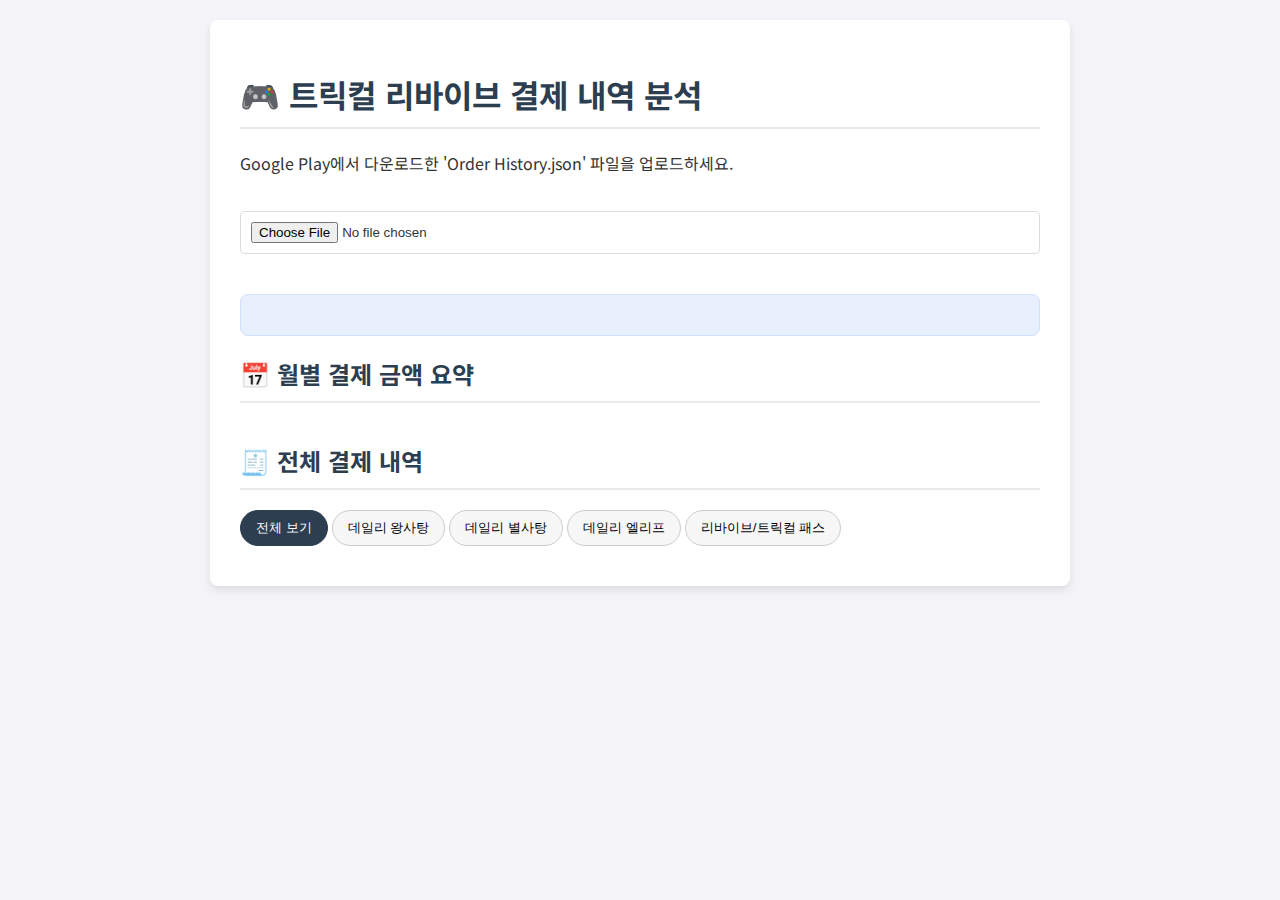
<file: index.html>
<!DOCTYPE html>
<html lang="ko">
<head>
    <meta charset="UTF-8">
    <meta name="viewport" content="width=device-width, initial-scale=1.0">
    <title>Google Play 결제 내역 분석기</title>
    <link rel="stylesheet" href="style.css">
</head>
<body>
    <div class="container">
        <h1>🎮 트릭컬 리바이브 결제 내역 분석</h1>
        <p>Google Play에서 다운로드한 'Order History.json' 파일을 업로드하세요.</p>
        
        <input type="file" id="jsonFile" accept=".json">

        <div id="summary" class="summary-box"></div>
        
        <div id="daily-summary" class="summary-box secondary"></div>
        
        <div id="pass-summary" class="summary-box tertiary"></div>

        <div id="monthly-report">
            <h2>📅 월별 결제 금액 요약</h2>
            <table id="monthly-table">
                </table>
        </div>

        <div id="full-history">
            <h2>🧾 전체 결제 내역</h2>
            
            <div id="filter-controls">
                <button class="filter-btn active" data-filter="all">전체 보기</button>
                <button class="filter-btn" data-filter="데일리 왕사탕 공물">데일리 왕사탕</button>
                <button class="filter-btn" data-filter="데일리 별사탕 공물">데일리 별사탕</button>
                <button class="filter-btn" data-filter="데일리 엘리프 공물">데일리 엘리프</button>
                <button class="filter-btn" data-filter="패스">리바이브/트릭컬 패스</button>
            </div>
            <table id="details-table">
                </table>
        </div>
    </div>
    <script src="script.js"></script>
</body>
</html>
</file>
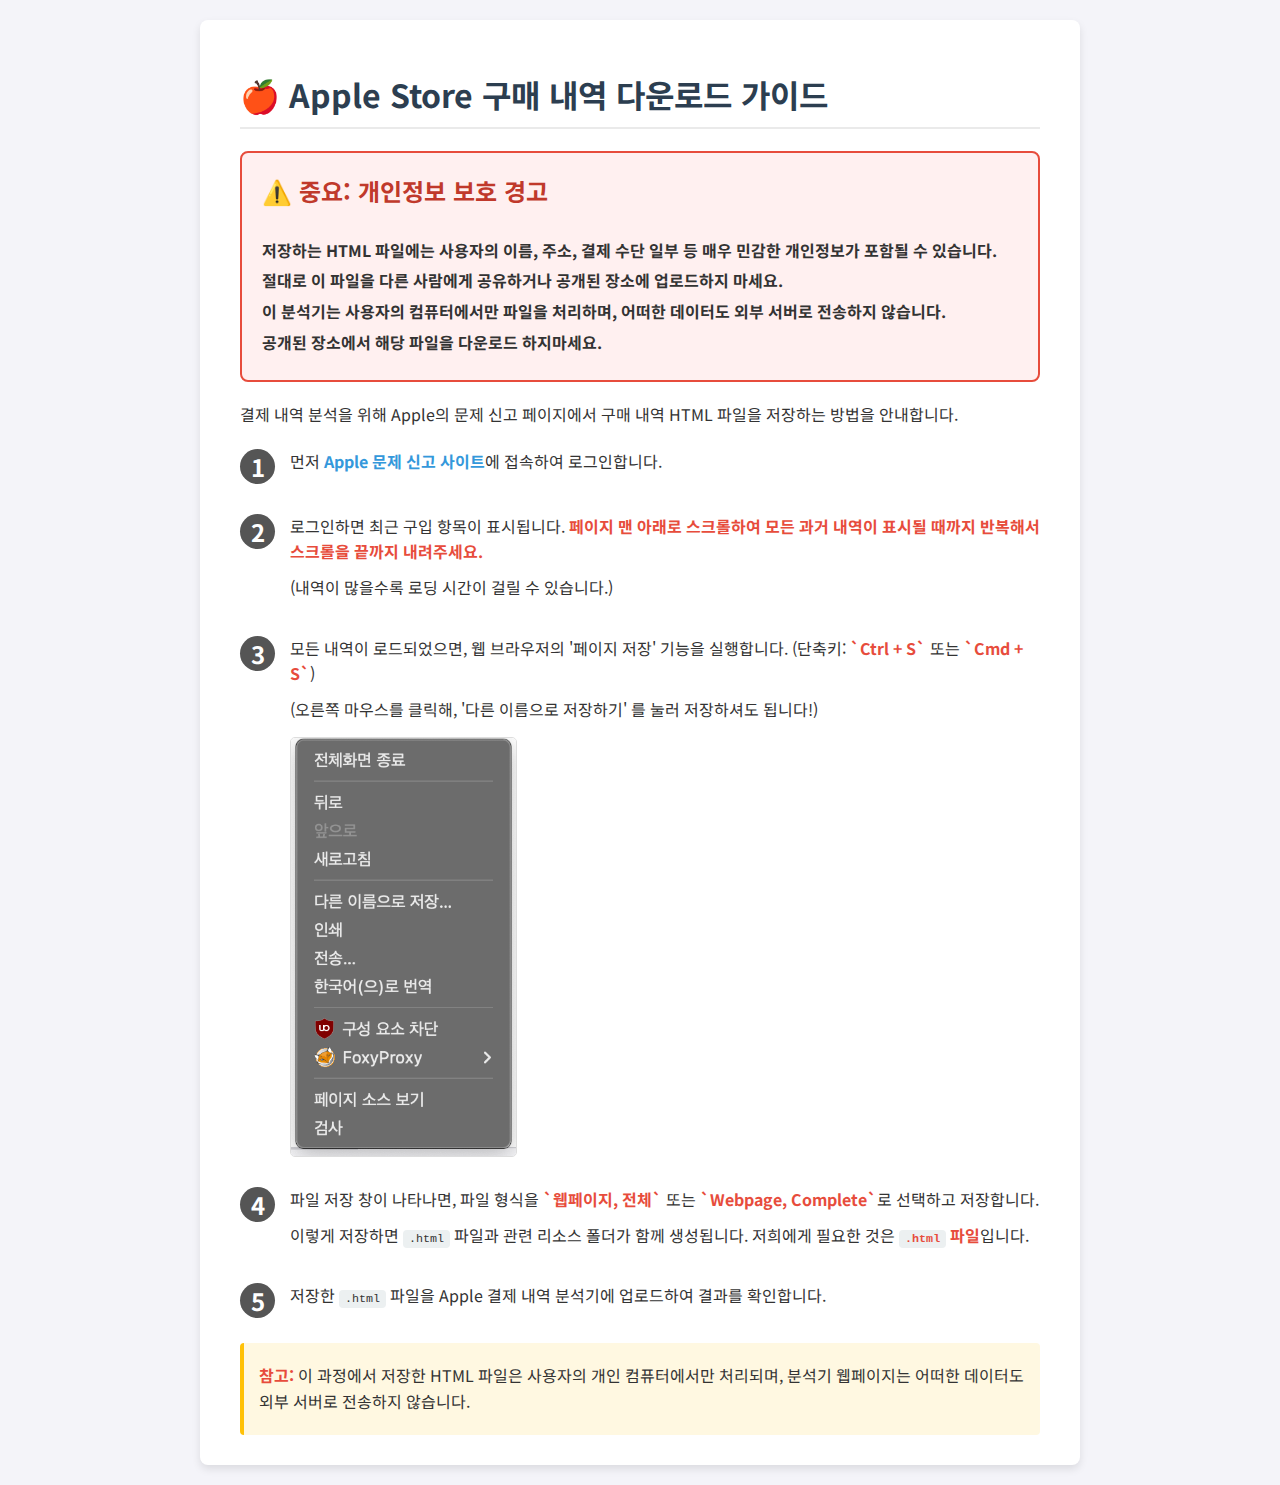
<file: apple_guide.html>
<!DOCTYPE html>
<html lang="ko">
<head>
    <meta charset="UTF-8">
    <meta name="viewport" content="width=device-width, initial-scale=1.0">
    <title>Apple Store 구매 내역 다운로드 가이드</title>
    <style>
        @import url('https://fonts.googleapis.com/css2?family=Noto+Sans+KR:wght@400;700&display=swap');

        body {
            font-family: 'Noto Sans KR', sans-serif;
            background-color: #f4f4f9;
            color: #333;
            margin: 0;
            padding: 20px;
            display: flex;
            justify-content: center;
        }

        .container {
            width: 100%;
            max-width: 800px;
            background-color: #fff;
            padding: 30px 40px;
            border-radius: 8px;
            box-shadow: 0 4px 8px rgba(0,0,0,0.1);
        }

        h1, h2 {
            color: #2c3e50;
            border-bottom: 2px solid #eaeaea;
            padding-bottom: 10px;
        }

        ol {
            list-style-type: none;
            counter-reset: step-counter;
            padding-left: 0;
        }

        li {
            counter-increment: step-counter;
            margin-bottom: 25px;
            display: flex;
            align-items: flex-start;
        }

        li::before {
            content: counter(step-counter);
            font-size: 1.5em;
            font-weight: bold;
            color: #fff;
            background-color: #555;
            border-radius: 50%;
            width: 35px;
            height: 35px;
            min-width: 35px;
            display: inline-flex;
            justify-content: center;
            align-items: center;
            margin-right: 15px;
            margin-top: 5px;
        }
        
        .step-content {
            display: flex;
            flex-direction: column;
        }

        p {
            line-height: 1.6;
            margin: 5px 0;
        }

        strong {
            color: #e74c3c;
        }

        code {
            background-color: #ecf0f1;
            padding: 2px 6px;
            border-radius: 4px;
            font-size: 0.9em;
        }

        a {
            color: #3498db;
            text-decoration: none;
            font-weight: bold;
        }

        a:hover {
            text-decoration: underline;
        }

        img {
            max-width: 100%;
            border-radius: 5px;
            border: 1px solid #ddd;
            margin-top: 10px;
        }
        
        .note {
            background-color: #fff8e1;
            border-left: 4px solid #ffc107;
            padding: 15px;
            margin-top: 20px;
            border-radius: 4px;
        }

        .warning-box {
            background-color: #fff0f0;
            border: 2px solid #e74c3c;
            border-radius: 8px;
            padding: 20px;
            margin: 20px 0;
        }
        .warning-box h2 {
            color: #c0392b;
            margin-top: 0;
            border: none;
        }
        .warning-box p {
            font-weight: bold;
        }
    </style>
</head>
<body>
    <div class="container">
        <h1>🍎 Apple Store 구매 내역 다운로드 가이드</h1>

        <div class="warning-box">
            <h2>⚠️ 중요: 개인정보 보호 경고</h2>
            <p>저장하는 HTML 파일에는 사용자의 이름, 주소, 결제 수단 일부 등 매우 민감한 개인정보가 포함될 수 있습니다.</p>
            <p>절대로 이 파일을 다른 사람에게 공유하거나 공개된 장소에 업로드하지 마세요.</p>
            <p>이 분석기는 사용자의 컴퓨터에서만 파일을 처리하며, 어떠한 데이터도 외부 서버로 전송하지 않습니다.</p>
            <p>공개된 장소에서 해당 파일을 다운로드 하지마세요.</p>
        </div>
        <p>결제 내역 분석을 위해 Apple의 문제 신고 페이지에서 구매 내역 HTML 파일을 저장하는 방법을 안내합니다.</p>

        <ol>
            <li>
                <div class="step-content">
                    <p>먼저 <a href="https://reportaproblem.apple.com/" target="_blank">Apple 문제 신고 사이트</a>에 접속하여 로그인합니다.</p>
                </div>
            </li>
            <li>
                <div class="step-content">
                    <p>로그인하면 최근 구입 항목이 표시됩니다. <strong>페이지 맨 아래로 스크롤하여 모든 과거 내역이 표시될 때까지 반복해서 스크롤을 끝까지 내려주세요.</strong></p>
                    <p>(내역이 많을수록 로딩 시간이 걸릴 수 있습니다.)</p>
                </div>
            </li>
            <li>
                <div class="step-content">
                    <p>모든 내역이 로드되었으면, 웹 브라우저의 '페이지 저장' 기능을 실행합니다. (단축키: <strong>`Ctrl + S`</strong> 또는 <strong>`Cmd + S`</strong>)</p>
                    <p>(오른쪽 마우스를 클릭해, '다른 이름으로 저장하기' 를 눌러 저장하셔도 됩니다!)</p>
                    <img src="screenshot05.png" alt="오른쪽 마우스" style="width: 30%;">
                </div>
            </li>
            <li>
                <div class="step-content">
                    <p>파일 저장 창이 나타나면, 파일 형식을 <strong>`웹페이지, 전체`</strong> 또는 <strong>`Webpage, Complete`</strong>로 선택하고 저장합니다.</p>
                     <p>이렇게 저장하면 <code>.html</code> 파일과 관련 리소스 폴더가 함께 생성됩니다. 저희에게 필요한 것은 <strong><code>.html</code> 파일</strong>입니다.</p>
                </div>
            </li>
             <li>
                <div class="step-content">
                    <p>저장한 <code>.html</code> 파일을 Apple 결제 내역 분석기에 업로드하여 결과를 확인합니다.</p>
                </div>
            </li>
        </ol>

        <div class="note">
            <p><strong>참고:</strong> 이 과정에서 저장한 HTML 파일은 사용자의 개인 컴퓨터에서만 처리되며, 분석기 웹페이지는 어떠한 데이터도 외부 서버로 전송하지 않습니다.</p>
        </div>
    </div>
</body>
</html>
</file>
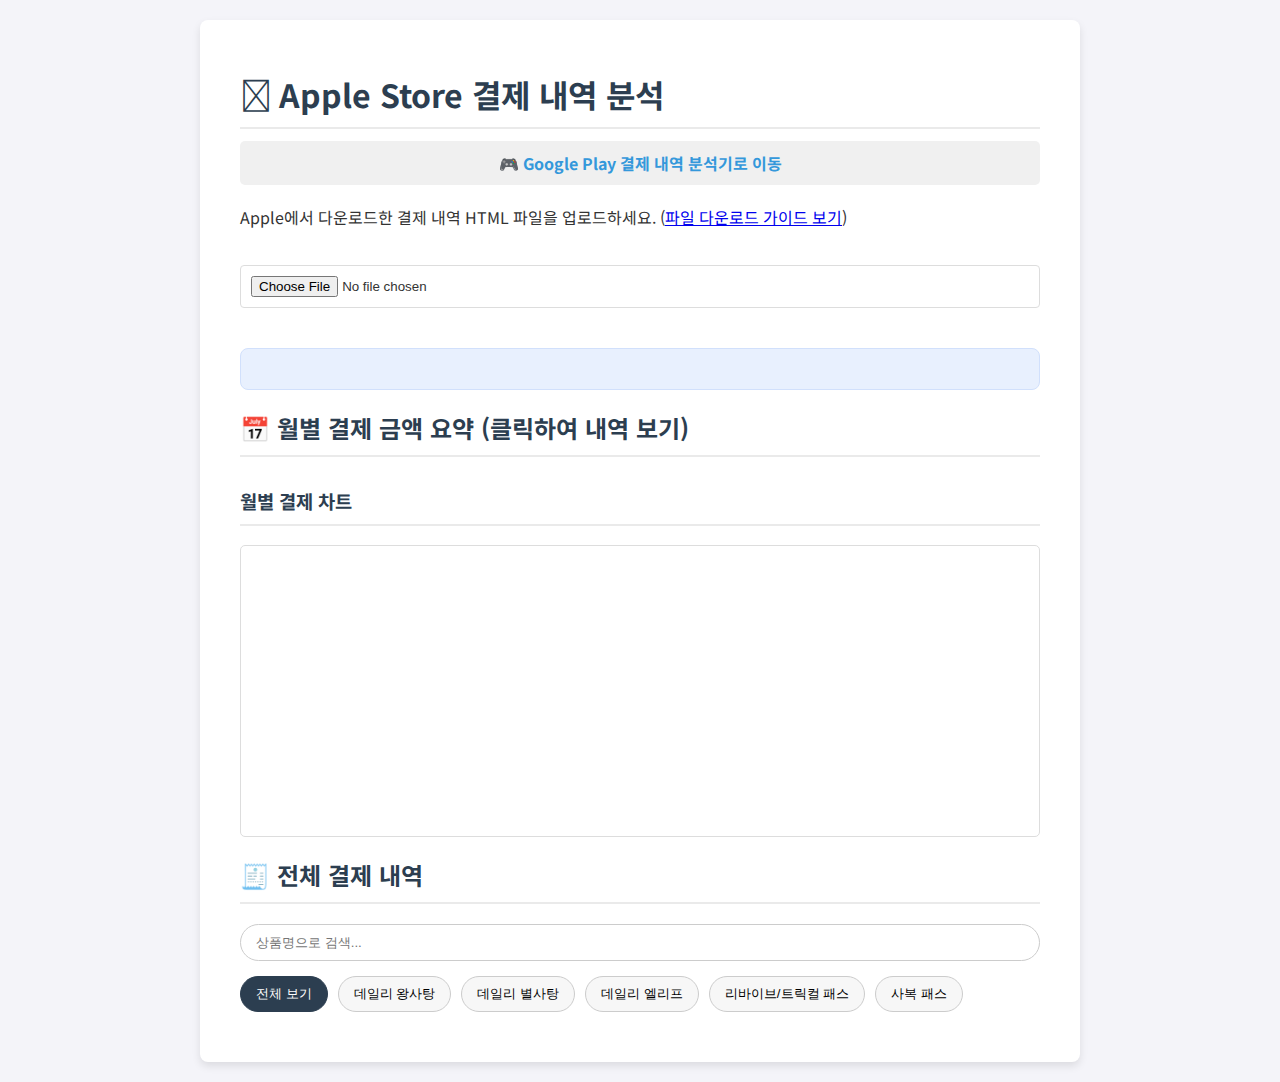
<file: apple_index.html>
<!DOCTYPE html>
<html lang="ko">
<head>
    <meta charset="UTF-8">
    <meta name="viewport" content="width=device-width, initial-scale=1.0">
    <title>Apple Store 결제 내역 분석기</title>
    <link rel="stylesheet" href="apple_style.css">
</head>
<body>
    <div class="container">
        <h1> Apple Store 결제 내역 분석</h1>
        <a href="index.html" class="nav-link">🎮 Google Play 결제 내역 분석기로 이동</a>
        <p>
            Apple에서 다운로드한 결제 내역 HTML 파일을 업로드하세요. 
            (<a href="apple_guide.html" target="_blank">파일 다운로드 가이드 보기</a>)
        </p>
        <input type="file" id="htmlFile" accept=".html, .htm">

        <div id="summary" class="summary-box"></div>
        <div id="daily-summary" class="summary-box secondary"></div>
        <div id="pass-summary" class="summary-box tertiary"></div>
        <div id="sashik-pass-summary" class="summary-box quaternary"></div>

        <div id="monthly-report">
            <h2>📅 월별 결제 금액 요약 (클릭하여 내역 보기)</h2>
            <div id="monthly-accordion">
                </div>
            <h3 class="chart-title">월별 결제 차트</h3>
            <div id="monthly-chart-container">
                </div>
        </div>

        <div id="full-history">
            <h2>🧾 전체 결제 내역</h2>
            
            <div id="filter-section">
                <div id="search-container">
                    <input type="text" id="search-input" placeholder="상품명으로 검색...">
                </div>
                <div id="button-container">
                    <button class="filter-btn active" data-filter="all">전체 보기</button>
                    <button class="filter-btn" data-filter="데일리 왕사탕 공물">데일리 왕사탕</button>
                    <button class="filter-btn" data-filter="데일리 별사탕 공물">데일리 별사탕</button>
                    <button class="filter-btn" data-filter="데일리 엘리프 공물">데일리 엘리프</button>
                    <button class="filter-btn" data-filter="pass_basic">리바이브/트릭컬 패스</button>
                    <button class="filter-btn" data-filter="pass_sashik">사복 패스</button>
                </div>
            </div>

            <table id="details-table">
                </table>
        </div>
    </div>
    <script src="apple_script.js"></script>
</body>
</html>
</file>
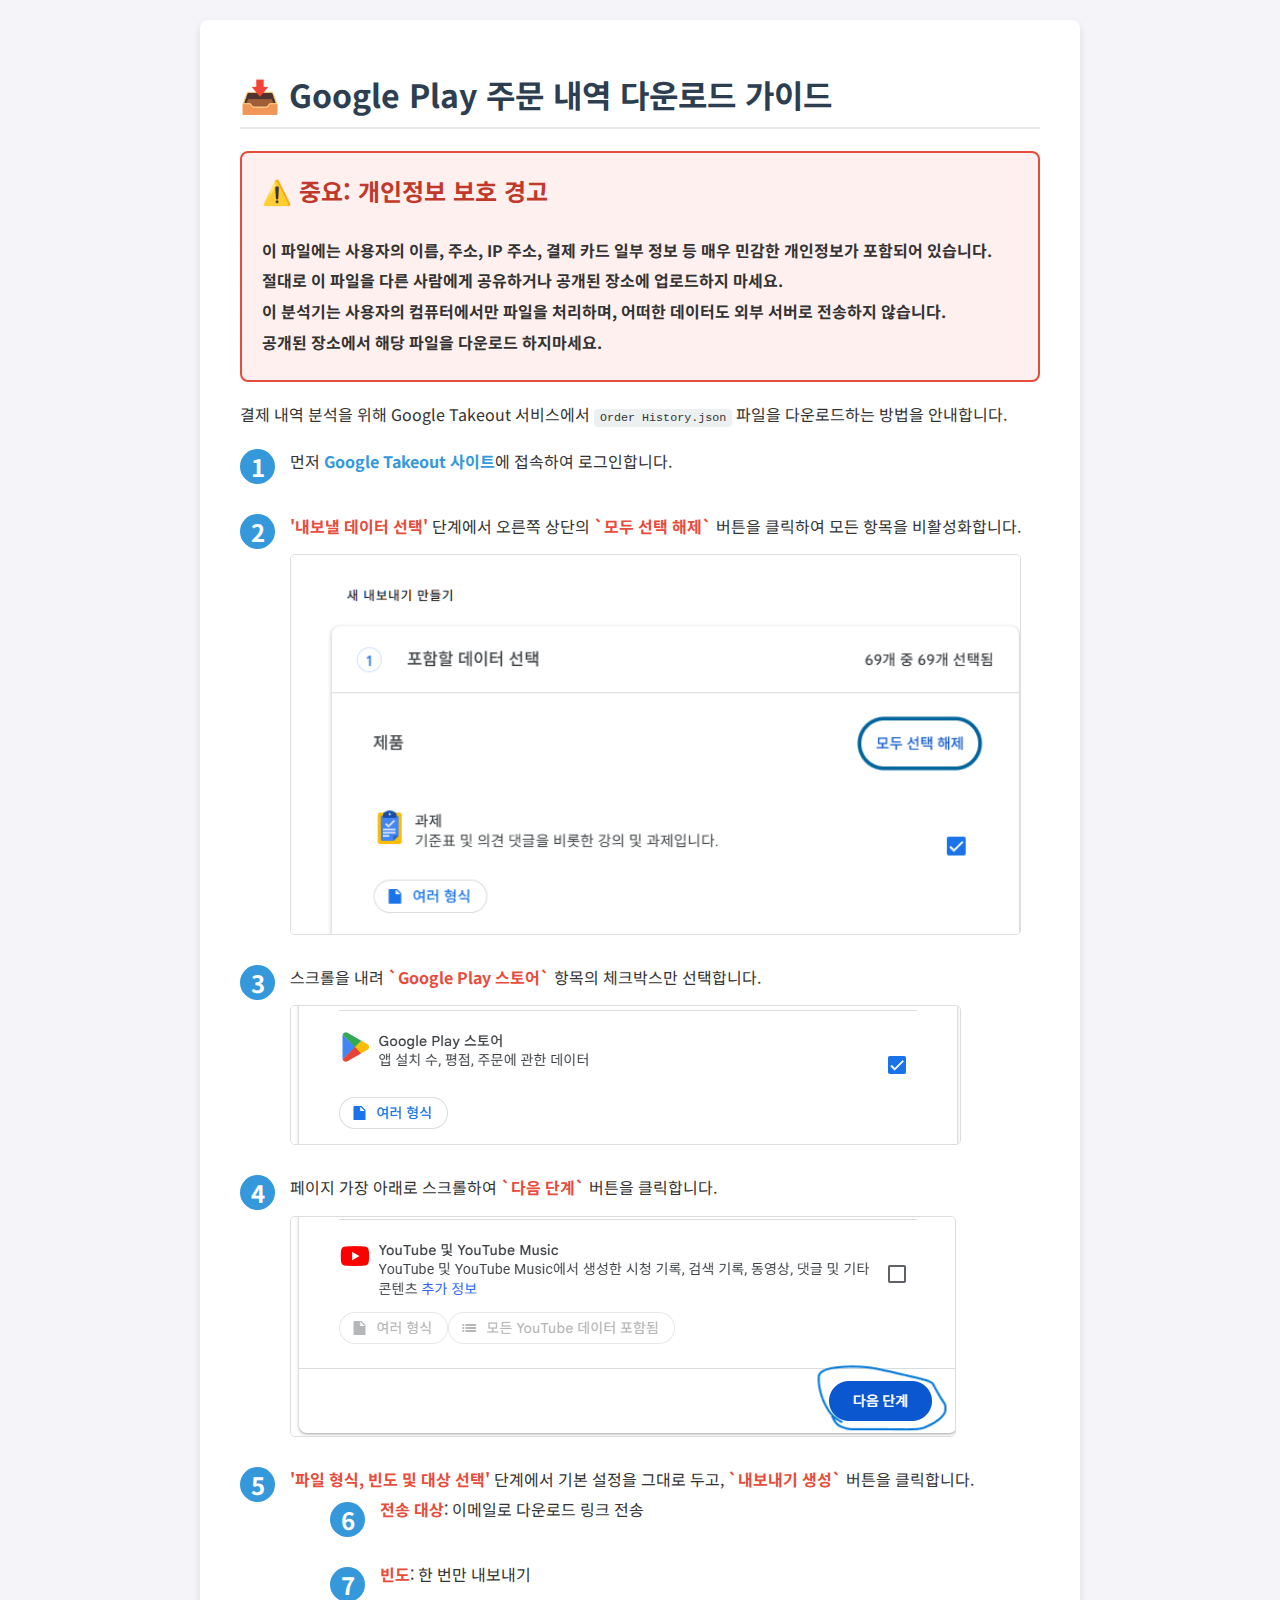
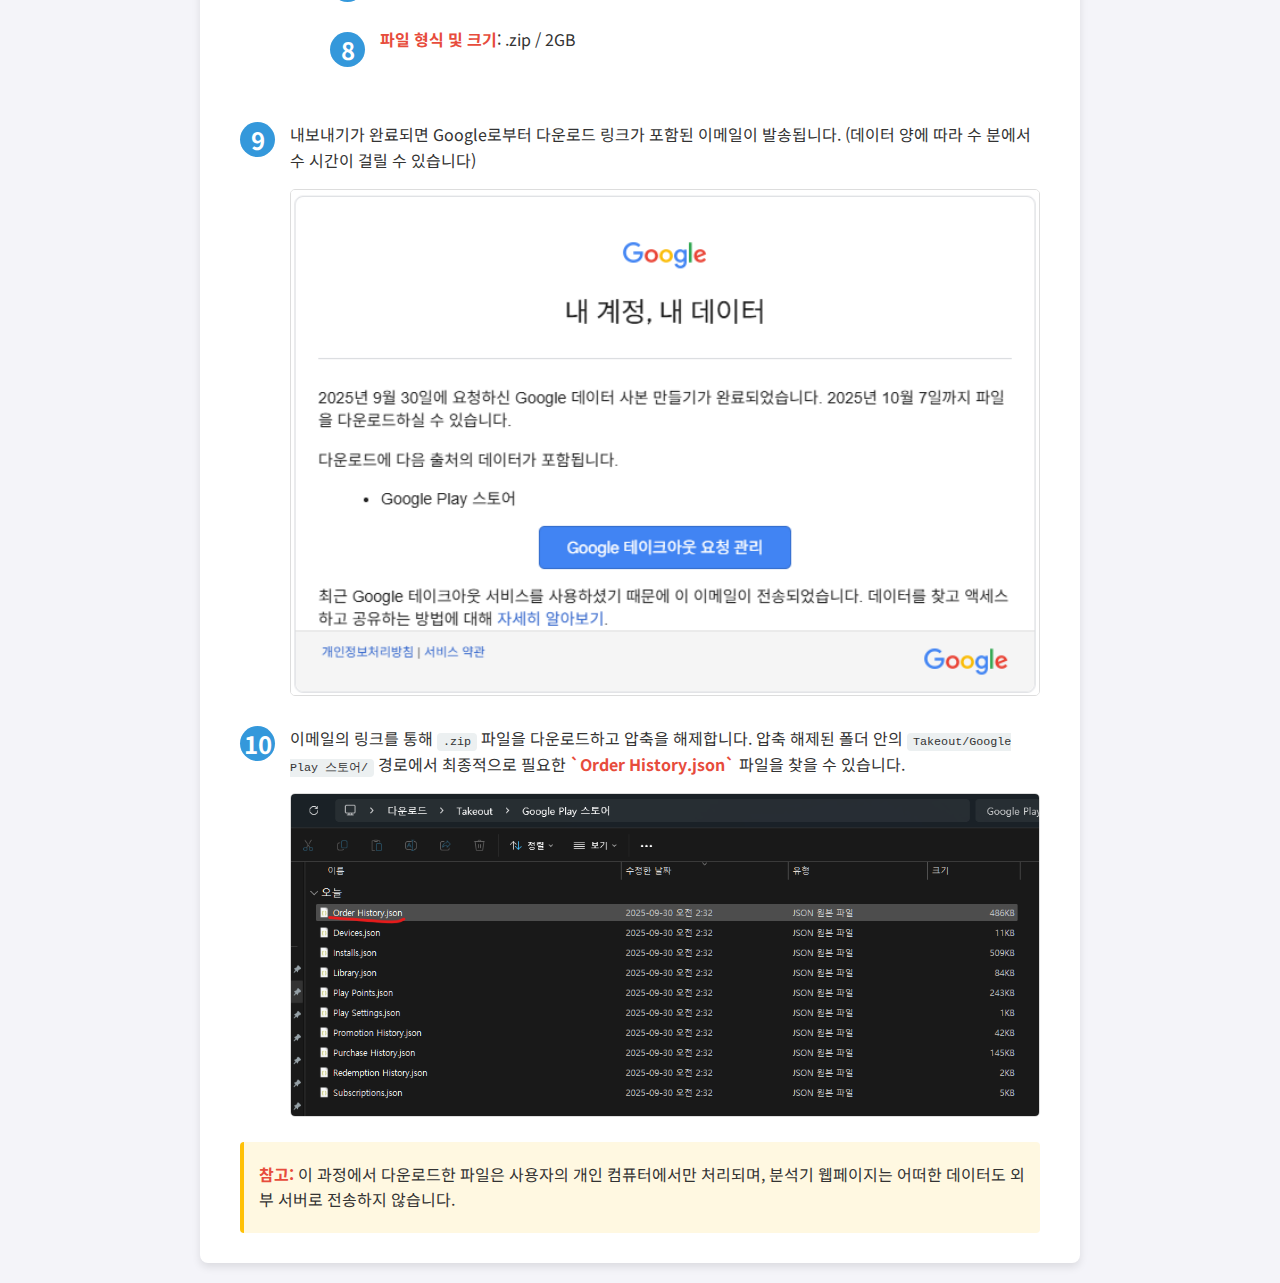
<file: guide.html>
<!DOCTYPE html>
<html lang="ko">
<head>
    <meta charset="UTF-8">
    <meta name="viewport" content="width=device-width, initial-scale=1.0">
    <title>Order History.json 파일 다운로드 가이드</title>
    <style>
        @import url('https://fonts.googleapis.com/css2?family=Noto+Sans+KR:wght@400;700&display=swap');

        body {
            font-family: 'Noto Sans KR', sans-serif;
            background-color: #f4f4f9;
            color: #333;
            margin: 0;
            padding: 20px;
            display: flex;
            justify-content: center;
        }

        .container {
            width: 100%;
            max-width: 800px;
            background-color: #fff;
            padding: 30px 40px;
            border-radius: 8px;
            box-shadow: 0 4px 8px rgba(0,0,0,0.1);
        }

        h1, h2 {
            color: #2c3e50;
            border-bottom: 2px solid #eaeaea;
            padding-bottom: 10px;
        }

        ol {
            list-style-type: none;
            counter-reset: step-counter;
            padding-left: 0;
        }

        li {
            counter-increment: step-counter;
            margin-bottom: 25px;
            display: flex;
            align-items: flex-start;
        }

        li::before {
            content: counter(step-counter);
            font-size: 1.5em;
            font-weight: bold;
            color: #fff;
            background-color: #3498db;
            border-radius: 50%;
            width: 35px;
            height: 35px;
            min-width: 35px;
            display: inline-flex;
            justify-content: center;
            align-items: center;
            margin-right: 15px;
            margin-top: 5px;
        }
        
        .step-content {
            display: flex;
            flex-direction: column;
        }

        p {
            line-height: 1.6;
            margin: 5px 0;
        }

        strong {
            color: #e74c3c;
        }

        code {
            background-color: #ecf0f1;
            padding: 2px 6px;
            border-radius: 4px;
            font-size: 0.9em;
        }

        a {
            color: #3498db;
            text-decoration: none;
            font-weight: bold;
        }

        a:hover {
            text-decoration: underline;
        }

        img {
            max-width: 100%;
            border-radius: 5px;
            border: 1px solid #ddd;
            margin-top: 10px;
        }
        
        .note {
            background-color: #fff8e1;
            border-left: 4px solid #ffc107;
            padding: 15px;
            margin-top: 20px;
            border-radius: 4px;
        }

        .warning-box {
            background-color: #fff0f0;
            border: 2px solid #e74c3c;
            border-radius: 8px;
            padding: 20px;
            margin: 20px 0;
        }
        .warning-box h2 {
            color: #c0392b;
            margin-top: 0;
            border: none;
        }
        .warning-box p {
            font-weight: bold;
        }
    </style>
</head>
<body>
    <div class="container">
        <h1>📥 Google Play 주문 내역 다운로드 가이드</h1>

        <div class="warning-box">
            <h2>⚠️ 중요: 개인정보 보호 경고</h2>
            <p>이 파일에는 사용자의 이름, 주소, IP 주소, 결제 카드 일부 정보 등 매우 민감한 개인정보가 포함되어 있습니다.</p>
            <p>절대로 이 파일을 다른 사람에게 공유하거나 공개된 장소에 업로드하지 마세요.</p>
            <p>이 분석기는 사용자의 컴퓨터에서만 파일을 처리하며, 어떠한 데이터도 외부 서버로 전송하지 않습니다.</p>
            <p>공개된 장소에서 해당 파일을 다운로드 하지마세요.</p>
        </div>
        <p>결제 내역 분석을 위해 Google Takeout 서비스에서 <code>Order History.json</code> 파일을 다운로드하는 방법을 안내합니다.</p>

        <ol>
            <li>
                <div class="step-content">
                    <p>먼저 <a href="https://takeout.google.com/" target="_blank">Google Takeout 사이트</a>에 접속하여 로그인합니다.</p>
                </div>
            </li>
            <li>
                <div class="step-content">
                    <p><strong>'내보낼 데이터 선택'</strong> 단계에서 오른쪽 상단의 <strong>`모두 선택 해제`</strong> 버튼을 클릭하여 모든 항목을 비활성화합니다.</p>
                    <img src="screenshot01.png" alt="모두 선택 해제 버튼">
                </div>
            </li>
            <li>
                <div class="step-content">
                    <p>스크롤을 내려 <strong>`Google Play 스토어`</strong> 항목의 체크박스만 선택합니다.</p>
                    <img src="playStoreCheck.png" alt="Google Play 스토어 항목 선택">
                </div>
            </li>
            <li>
                <div class="step-content">
                    <p>페이지 가장 아래로 스크롤하여 <strong>`다음 단계`</strong> 버튼을 클릭합니다.</p>
                    <img src="screenshot02.png" alt="다음버튼">
                </div>
            </li>
            <li>
                <div class="step-content">
                    <p><strong>'파일 형식, 빈도 및 대상 선택'</strong> 단계에서 기본 설정을 그대로 두고, <strong>`내보내기 생성`</strong> 버튼을 클릭합니다.</p>
                    <ul>
                        <li><strong>전송 대상</strong>: 이메일로 다운로드 링크 전송</li>
                        <li><strong>빈도</strong>: 한 번만 내보내기</li>
                        <li><strong>파일 형식 및 크기</strong>: .zip / 2GB</li>
                    </ul>
                </div>
            </li>
            <li>
                <div class="step-content">
                    <p>내보내기가 완료되면 Google로부터 다운로드 링크가 포함된 이메일이 발송됩니다. (데이터 양에 따라 수 분에서 수 시간이 걸릴 수 있습니다)</p>
                    <img src="screenshot03.png" alt="이메일 링크">
                </div>
            </li>
            <li>
                <div class="step-content">
                    <p>이메일의 링크를 통해 <code>.zip</code> 파일을 다운로드하고 압축을 해제합니다. 압축 해제된 폴더 안의 <code>Takeout/Google Play 스토어/</code> 경로에서 최종적으로 필요한 <strong>`Order History.json`</strong> 파일을 찾을 수 있습니다.</p>
                     <img src="screenshot04.png" alt="파일">
                </div>
            </li>
        </ol>

        <div class="note">
            <p><strong>참고:</strong> 이 과정에서 다운로드한 파일은 사용자의 개인 컴퓨터에서만 처리되며, 분석기 웹페이지는 어떠한 데이터도 외부 서버로 전송하지 않습니다.</p>
        </div>
    </div>
</body>
</html>
</file>
<file: style.css>
@import url('https://fonts.googleapis.com/css2?family=Noto+Sans+KR:wght@400;700&display=swap');

body {
    font-family: 'Noto Sans KR', sans-serif;
    background-color: #f4f4f9;
    color: #333;
    margin: 0;
    padding: 20px;
    display: flex;
    justify-content: center;
}

.container {
    width: 100%;
    max-width: 800px;
    background-color: #fff;
    padding: 30px;
    border-radius: 8px;
    box-shadow: 0 4px 8px rgba(0,0,0,0.1);
}

h1, h2 {
    color: #2c3e50;
    border-bottom: 2px solid #eaeaea;
    padding-bottom: 10px;
}

input[type="file"] {
    margin: 20px 0;
    padding: 10px;
    border: 1px solid #ddd;
    border-radius: 4px;
    width: 100%;
    box-sizing: border-box;
}

.summary-box {
    background-color: #e8f0fe;
    border: 1px solid #d1e0fc;
    border-radius: 8px;
    padding: 20px;
    margin: 20px 0;
    font-size: 1.2em;
    font-weight: bold;
    text-align: center;
}

.summary-box.secondary {
    background-color: #e8f5e9;
    border-color: #c8e6c9;
    font-size: 1.1em;
    margin-top: -10px;
}

.summary-box.tertiary {
    background-color: #fff8e1;
    border-color: #ffecb3;
    font-size: 1.1em;
    margin-top: -10px;
}

.summary-box.quaternary {
    background-color: #f3e5f5; /* 연한 보라색 계열 */
    border-color: #e1bee7;
    font-size: 1.1em;
    margin-top: -10px;
}

#filter-section {
    margin: 20px 0;
}

#search-container {
    margin-bottom: 15px;
}

#search-input {
    width: 100%;
    padding: 10px 15px;
    border: 1px solid #ccc;
    border-radius: 20px;
    box-sizing: border-box;
}

#button-container {
    display: flex;
    flex-wrap: wrap;
    gap: 10px;
}

.filter-btn {
    padding: 8px 15px;
    border: 1px solid #ccc;
    background-color: #f7f7f7;
    border-radius: 20px;
    cursor: pointer;
    transition: background-color 0.2s, color 0.2s;
}

.filter-btn:hover {
    background-color: #e0e0e0;
}

.filter-btn.active {
    background-color: #2c3e50;
    color: #fff;
    border-color: #2c3e50;
}

table {
    width: 100%;
    border-collapse: collapse;
    margin-top: 10px;
}

th, td {
    border: 1px solid #ddd;
    padding: 12px;
    text-align: left;
}

th {
    background-color: #f7f7f7;
    font-weight: bold;
}

tr:nth-child(even) {
    background-color: #f9f9f9;
}

td:last-child {
    text-align: right;
    font-weight: 500;
}
</file>
<file: apple_style.css>
@import url('https://fonts.googleapis.com/css2?family=Noto+Sans+KR:wght@400;700&display=swap');

body {
    font-family: 'Noto Sans KR', sans-serif;
    background-color: #f4f4f9;
    color: #333;
    margin: 0;
    padding: 20px;
    display: flex;
    justify-content: center;
}

.container {
    width: 100%;
    max-width: 800px;
    background-color: #fff;
    padding: 30px 40px;
    border-radius: 8px;
    box-shadow: 0 4px 8px rgba(0,0,0,0.1);
}

h1, h2, h3 {
    color: #2c3e50;
}

h1, h2 {
    border-bottom: 2px solid #eaeaea;
    padding-bottom: 10px;
}

input[type="file"] {
    margin: 20px 0;
    padding: 10px;
    border: 1px solid #ddd;
    border-radius: 4px;
    width: 100%;
    box-sizing: border-box;
}

.summary-box {
    background-color: #e8f0fe;
    border: 1px solid #d1e0fc;
    border-radius: 8px;
    padding: 20px;
    margin: 20px 0;
    font-size: 1.2em;
    font-weight: bold;
    text-align: center;
}

.summary-box.secondary {
    background-color: #e8f5e9;
    border-color: #c8e6c9;
    font-size: 1.1em;
    margin-top: -10px;
}

.summary-box.tertiary {
    background-color: #fff8e1;
    border-color: #ffecb3;
    font-size: 1.1em;
    margin-top: -10px;
}

.summary-box.quaternary {
    background-color: #f3e5f5;
    border-color: #e1bee7;
    font-size: 1.1em;
    margin-top: -10px;
}

#filter-section {
    margin: 20px 0;
}

#search-container {
    margin-bottom: 15px;
}

#search-input {
    width: 100%;
    padding: 10px 15px;
    border: 1px solid #ccc;
    border-radius: 20px;
    box-sizing: border-box;
}

#button-container {
    display: flex;
    flex-wrap: wrap;
    gap: 10px;
}

.filter-btn {
    padding: 8px 15px;
    border: 1px solid #ccc;
    background-color: #f7f7f7;
    border-radius: 20px;
    cursor: pointer;
    transition: background-color 0.2s, color 0.2s;
}

.filter-btn:hover {
    background-color: #e0e0e0;
}

.filter-btn.active {
    background-color: #2c3e50;
    color: #fff;
    border-color: #2c3e50;
}

table {
    width: 100%;
    border-collapse: collapse;
    margin-top: 10px;
}

th, td {
    border: 1px solid #ddd;
    padding: 12px;
    text-align: left;
}

th {
    background-color: #f7f7f7;
    font-weight: bold;
}

tr:nth-child(even) {
    background-color: #f9f9f9;
}

td:last-child {
    text-align: right;
    font-weight: 500;
}

#monthly-accordion .month-item {
    border: 1px solid #ddd;
    border-radius: 5px;
    margin-bottom: 5px;
    overflow: hidden;
}

#monthly-accordion .month-summary {
    display: flex;
    justify-content: space-between;
    padding: 15px;
    background-color: #f9f9f9;
    cursor: pointer;
    font-weight: bold;
}

#monthly-accordion .month-summary:hover {
    background-color: #f1f1f1;
}

#monthly-accordion .month-summary::before {
    content: '▶';
    margin-right: 10px;
    transition: transform 0.3s ease;
}

#monthly-accordion .month-item.active .month-summary::before {
    transform: rotate(90deg);
}

#monthly-accordion .month-details {
    max-height: 0;
    overflow: hidden;
    transition: max-height 0.3s ease-out;
    background-color: #fff;
}

#monthly-accordion .month-item.active .month-details {
    max-height: 500px;
    overflow-y: auto;
}

#monthly-accordion .month-details table {
    margin-top: 0;
    border-top: 1px solid #ddd;
}

.chart-title {
    margin-top: 30px;
    padding-bottom: 10px;
    border-bottom: 2px solid #eaeaea;
}

#monthly-chart-container {
    display: flex;
    align-items: flex-end;
    height: 250px;
    padding: 20px;
    border: 1px solid #ddd;
    border-radius: 5px;
    margin-top: 10px;
    overflow-x: auto;
    justify-content: flex-start;
    -webkit-overflow-scrolling: touch;
}

#monthly-chart-container::-webkit-scrollbar { height: 8px; }
#monthly-chart-container::-webkit-scrollbar-track { background: #f1f1f1; border-radius: 10px; }
#monthly-chart-container::-webkit-scrollbar-thumb { background: #ccc; border-radius: 10px; }
#monthly-chart-container::-webkit-scrollbar-thumb:hover { background: #aaa; }


.chart-bar-wrapper {
    display: flex;
    flex-direction: column;
    align-items: center;
    text-align: center;
    height: 100%;
    justify-content: flex-end;
    min-width: 70px;
    flex-shrink: 0;
}

.chart-amount {
    font-size: 0.8em;
    font-weight: bold;
    margin-bottom: 5px;
}

.chart-bar {
    width: 40px;
    background-color: #3498db;
    border-radius: 5px 5px 0 0;
    transition: height 0.5s ease-out;
}

.chart-label {
    margin-top: 5px;
    font-size: 0.75em;
    white-space: pre;
    height: 2.5em;
    display: flex;
    justify-content: center;
    align-items: center;
}

.nav-link {
    display: block;
    text-align: center;
    margin: -10px 0 20px 0;
    padding: 10px;
    background-color: #f0f0f0;
    border-radius: 5px;
    text-decoration: none;
    color: #3498db;
    font-weight: bold;
    transition: background-color 0.2s;
}
.nav-link:hover {
    background-color: #e0e0e0;
}

@media (max-width: 600px) {
    .chart-bar-wrapper { min-width: 55px; }
    .chart-bar { width: 30px; }
}
</file>
